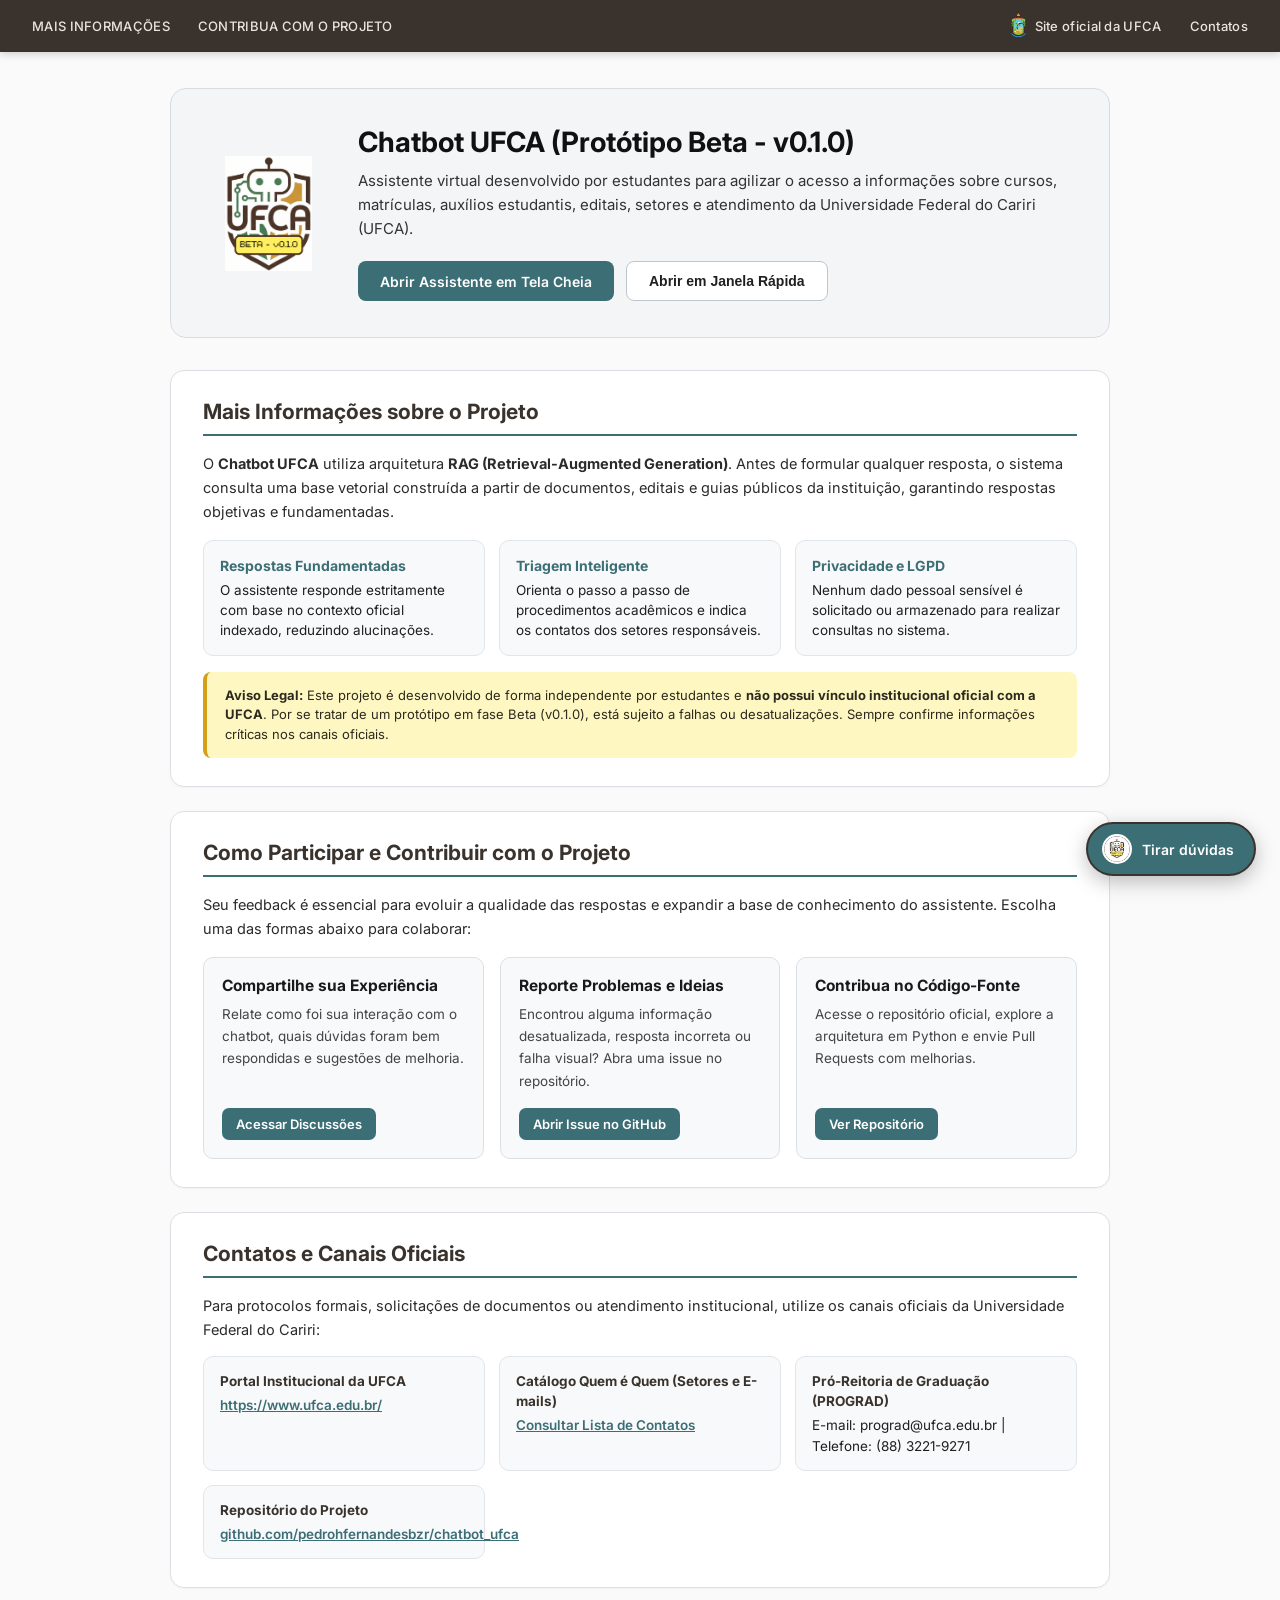
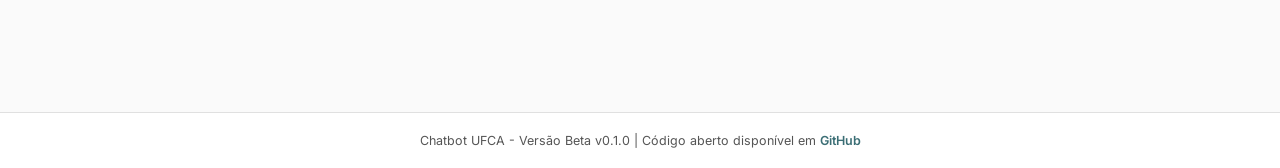
<file: index.html>
<!DOCTYPE html>
<html lang="pt-BR">
<head>
    <meta charset="UTF-8">
    <meta name="viewport" content="width=device-width, initial-scale=1.0">
    <title>Chatbot UFCA - Assistente Virtual Institucional</title>
    <link rel="icon" href="assets/logo_chatbot_ufca_beta.png">
    <link rel="preconnect" href="https://fonts.googleapis.com">
    <link rel="preconnect" href="https://fonts.gstatic.com" crossorigin>
    <link href="https://fonts.googleapis.com/css2?family=Inter:wght@400;500;600;700&display=swap" rel="stylesheet">
    <style>
        * {
            box-sizing: border-box;
            margin: 0;
            padding: 0;
        }

        html {
            scroll-behavior: smooth;
            font-family: 'Inter', -apple-system, BlinkMacSystemFont, sans-serif;
            color: #1F1F1F;
            background-color: #FAFAFA;
        }

        /* Barra Superior Fixa */
        .topbar {
            position: sticky;
            top: 0;
            height: 52px;
            background-color: #3A332D;
            color: #EAE4DC;
            display: flex;
            align-items: center;
            justify-content: space-between;
            padding: 0 32px;
            z-index: 1000;
            box-shadow: 0 2px 8px rgba(0, 0, 0, 0.18);
            font-size: 13px;
        }

        .topbar-group {
            display: flex;
            align-items: center;
            gap: 28px;
        }

        .topbar a {
            color: #EAE4DC;
            text-decoration: none;
            font-weight: 500;
            letter-spacing: 0.3px;
            display: inline-flex;
            align-items: center;
            gap: 8px;
            transition: color 0.2s ease;
        }

        .topbar a:hover {
            color: #F2C94C;
        }

        .topbar img {
            height: 26px;
            width: auto;
        }

        /* Container Principal */
        .container {
            max-width: 980px;
            margin: 0 auto;
            padding: 36px 20px 100px 20px;
        }

        /* Hero Section */
        .hero {
            background-color: #F4F5F6;
            border: 1px solid #D8DCE0;
            border-radius: 16px;
            padding: 36px 40px;
            display: flex;
            align-items: center;
            gap: 32px;
            margin-bottom: 32px;
        }

        .hero-logo {
            width: 115px;
            height: 115px;
            object-fit: contain;
            flex-shrink: 0;
        }

        .hero-content h1 {
            font-size: 28px;
            font-weight: 700;
            color: #111111;
            margin-bottom: 10px;
        }

        .hero-content p {
            font-size: 15px;
            line-height: 1.6;
            color: #333333;
            margin-bottom: 20px;
        }

        .hero-actions {
            display: flex;
            flex-wrap: wrap;
            gap: 12px;
        }

        .btn-primary {
            background-color: #3B6E75;
            color: #FFFFFF;
            text-decoration: none;
            font-weight: 600;
            font-size: 14px;
            padding: 11px 22px;
            border-radius: 8px;
            border: none;
            cursor: pointer;
            display: inline-flex;
            align-items: center;
            gap: 8px;
            transition: background-color 0.2s ease;
        }

        .btn-primary:hover {
            background-color: #2E585E;
        }

        .btn-secondary {
            background-color: #FFFFFF;
            color: #1F1F1F;
            text-decoration: none;
            font-weight: 600;
            font-size: 14px;
            padding: 11px 22px;
            border-radius: 8px;
            border: 1px solid #BFC5CC;
            cursor: pointer;
            transition: all 0.2s ease;
        }

        .btn-secondary:hover {
            border-color: #3B6E75;
            background-color: #EEF5F6;
        }

        /* Seções da Homepage */
        .section-card {
            scroll-margin-top: 76px;
            background-color: #FFFFFF;
            border: 1px solid #DCE0E4;
            border-radius: 14px;
            padding: 28px 32px;
            margin-bottom: 24px;
            box-shadow: 0 1px 3px rgba(0, 0, 0, 0.03);
        }

        .section-card h2 {
            font-size: 21px;
            font-weight: 700;
            color: #3A332D;
            border-bottom: 2px solid #3B6E75;
            padding-bottom: 10px;
            margin-bottom: 16px;
        }

        .section-card p {
            font-size: 14.5px;
            line-height: 1.65;
            color: #2B2B2B;
            margin-bottom: 14px;
        }

        .features-list {
            list-style: none;
            display: grid;
            grid-template-columns: repeat(auto-fit, minmax(260px, 1fr));
            gap: 14px;
            margin: 16px 0;
        }

        .features-list li {
            background-color: #F8F9FA;
            border: 1px solid #E2E6EA;
            border-radius: 10px;
            padding: 14px 16px;
            font-size: 13.5px;
            line-height: 1.5;
        }

        .features-list strong {
            display: block;
            color: #3B6E75;
            font-size: 14px;
            margin-bottom: 4px;
        }

        .disclaimer-banner {
            background-color: #FFF7C2;
            border-left: 4px solid #D4A017;
            border-radius: 8px;
            padding: 14px 18px;
            font-size: 13px;
            line-height: 1.5;
            color: #2C2A1E;
            margin-top: 12px;
        }

        /* Cards de Contribuição */
        .cards-grid {
            display: grid;
            grid-template-columns: repeat(auto-fit, minmax(260px, 1fr));
            gap: 16px;
            margin-top: 16px;
        }

        .action-card {
            background-color: #F8F9FA;
            border: 1px solid #DCE0E4;
            border-radius: 10px;
            padding: 18px;
            display: flex;
            flex-direction: column;
            justify-content: space-between;
        }

        .action-card h3 {
            font-size: 15.5px;
            font-weight: 700;
            color: #1A1A1A;
            margin-bottom: 8px;
        }

        .action-card p {
            font-size: 13.5px;
            color: #444444;
            margin-bottom: 16px;
        }

        .action-card a {
            align-self: flex-start;
            background-color: #3B6E75;
            color: #FFFFFF;
            text-decoration: none;
            font-size: 13px;
            font-weight: 600;
            padding: 8px 14px;
            border-radius: 7px;
            transition: background-color 0.2s ease;
        }

        .action-card a:hover {
            background-color: #2E585E;
        }

        /* Contatos */
        .contacts-grid {
            display: grid;
            grid-template-columns: repeat(auto-fit, minmax(280px, 1fr));
            gap: 14px;
            margin-top: 14px;
        }

        .contact-item {
            background-color: #F8F9FA;
            border: 1px solid #E2E6EA;
            border-radius: 10px;
            padding: 14px 16px;
            font-size: 13.5px;
            line-height: 1.5;
        }

        .contact-item strong {
            display: block;
            color: #3A332D;
            margin-bottom: 4px;
        }

        .contact-item a {
            color: #3B6E75;
            font-weight: 600;
            text-decoration: underline;
        }

        /* Rodapé da Página */
        .page-footer {
            text-align: center;
            font-size: 12.5px;
            color: #555555;
            padding: 20px;
            border-top: 1px solid #E0E0E0;
            background-color: #FFFFFF;
        }

        .page-footer a {
            color: #3B6E75;
            text-decoration: none;
            font-weight: 600;
        }

        /* Botão Flutuante (Widget Launcher) */
        .chat-widget-launcher {
            position: fixed;
            bottom: 24px;
            right: 24px;
            background-color: #3B6E75;
            color: #FFFFFF;
            border: 2px solid #3A332D;
            border-radius: 50px;
            padding: 10px 20px 10px 14px;
            font-family: inherit;
            font-size: 14px;
            font-weight: 600;
            cursor: pointer;
            display: flex;
            align-items: center;
            gap: 10px;
            box-shadow: 0 6px 20px rgba(0, 0, 0, 0.25);
            z-index: 9999;
            transition: transform 0.2s ease, background-color 0.2s ease;
        }

        .chat-widget-launcher:hover {
            background-color: #2E585E;
            transform: translateY(-2px);
        }

        .chat-widget-launcher img {
            width: 30px;
            height: 30px;
            border-radius: 50%;
            background-color: #FFFFFF;
            padding: 2px;
            object-fit: contain;
        }

        @media (max-width: 720px) {
            .topbar {
                padding: 0 14px;
                font-size: 12px;
            }
            .topbar-group {
                gap: 14px;
            }
            .hero {
                flex-direction: column;
                text-align: center;
                padding: 24px 20px;
            }
            .hero-actions {
                justify-content: center;
            }
        }
    </style>
</head>
<body>

    <!-- Barra Superior -->
    <header class="topbar">
        <div class="topbar-group">
            <a href="#mais-informacoes">MAIS INFORMAÇÕES</a>
            <a href="#como-participar">CONTRIBUA COM O PROJETO</a>
        </div>
        <div class="topbar-group">
            <a href="https://www.ufca.edu.br/" target="_blank">
                <img src="assets/brasao_ufca.png" alt="Brasão UFCA">
                <span>Site oficial da UFCA</span>
            </a>
            <a href="#contatos">Contatos</a>
        </div>
    </header>

    <main class="container">
        <!-- Apresentação Principal -->
        <section class="hero">
            <img class="hero-logo" src="assets/logo_chatbot_ufca_beta.png" alt="Logo Chatbot UFCA">
            <div class="hero-content">
                <h1>Chatbot UFCA (Protótipo Beta - v0.1.0)</h1>
                <p>
                    Assistente virtual desenvolvido por estudantes para agilizar o acesso a informações sobre cursos,
                    matrículas, auxílios estudantis, editais, setores e atendimento da Universidade Federal do Cariri (UFCA).
                </p>
                <div class="hero-actions">
                    <a class="btn-primary" href="https://chatbot-ufca.streamlit.app/" target="_blank">
                        Abrir Assistente em Tela Cheia
                    </a>
                    <button class="btn-secondary" id="btnAbrirWidgetHero">
                        Abrir em Janela Rápida
                    </button>
                </div>
            </div>
        </section>

        <!-- Seção 1: Mais Informações -->
        <section class="section-card" id="mais-informacoes">
            <h2>Mais Informações sobre o Projeto</h2>
            <p>
                O <strong>Chatbot UFCA</strong> utiliza arquitetura <strong>RAG (Retrieval-Augmented Generation)</strong>.
                Antes de formular qualquer resposta, o sistema consulta uma base vetorial construída a partir de documentos,
                editais e guias públicos da instituição, garantindo respostas objetivas e fundamentadas.
            </p>
            <ul class="features-list">
                <li>
                    <strong>Respostas Fundamentadas</strong>
                    O assistente responde estritamente com base no contexto oficial indexado, reduzindo alucinações.
                </li>
                <li>
                    <strong>Triagem Inteligente</strong>
                    Orienta o passo a passo de procedimentos acadêmicos e indica os contatos dos setores responsáveis.
                </li>
                <li>
                    <strong>Privacidade e LGPD</strong>
                    Nenhum dado pessoal sensível é solicitado ou armazenado para realizar consultas no sistema.
                </li>
            </ul>
            <div class="disclaimer-banner">
                <strong>Aviso Legal:</strong> Este projeto é desenvolvido de forma independente por estudantes e
                <strong>não possui vínculo institucional oficial com a UFCA</strong>. Por se tratar de um protótipo em fase
                Beta (v0.1.0), está sujeito a falhas ou desatualizações. Sempre confirme informações críticas nos canais oficiais.
            </div>
        </section>

        <!-- Seção 2: Como Participar / Contribua -->
        <section class="section-card" id="como-participar">
            <h2>Como Participar e Contribuir com o Projeto</h2>
            <p>
                Seu feedback é essencial para evoluir a qualidade das respostas e expandir a base de conhecimento do assistente.
                Escolha uma das formas abaixo para colaborar:
            </p>
            <div class="cards-grid">
                <div class="action-card">
                    <div>
                        <h3>Compartilhe sua Experiência</h3>
                        <p>Relate como foi sua interação com o chatbot, quais dúvidas foram bem respondidas e sugestões de melhoria.</p>
                    </div>
                    <a href="https://github.com/pedrohfernandesbzr/chatbot_ufca/discussions" target="_blank">Acessar Discussões</a>
                </div>
                <div class="action-card">
                    <div>
                        <h3>Reporte Problemas e Ideias</h3>
                        <p>Encontrou alguma informação desatualizada, resposta incorreta ou falha visual? Abra uma issue no repositório.</p>
                    </div>
                    <a href="https://github.com/pedrohfernandesbzr/chatbot_ufca/issues" target="_blank">Abrir Issue no GitHub</a>
                </div>
                <div class="action-card">
                    <div>
                        <h3>Contribua no Código-Fonte</h3>
                        <p>Acesse o repositório oficial, explore a arquitetura em Python e envie Pull Requests com melhorias.</p>
                    </div>
                    <a href="https://github.com/pedrohfernandesbzr/chatbot_ufca" target="_blank">Ver Repositório</a>
                </div>
            </div>
        </section>

        <!-- Seção 3: Contatos -->
        <section class="section-card" id="contatos">
            <h2>Contatos e Canais Oficiais</h2>
            <p>
                Para protocolos formais, solicitações de documentos ou atendimento institucional, utilize os canais oficiais
                da Universidade Federal do Cariri:
            </p>
            <div class="contacts-grid">
                <div class="contact-item">
                    <strong>Portal Institucional da UFCA</strong>
                    <a href="https://www.ufca.edu.br/" target="_blank">https://www.ufca.edu.br/</a>
                </div>
                <div class="contact-item">
                    <strong>Catálogo Quem é Quem (Setores e E-mails)</strong>
                    <a href="https://www.ufca.edu.br/instituicao/administrativo/acesso-a-informacao/institucional/quem-e-quem/" target="_blank">Consultar Lista de Contatos</a>
                </div>
                <div class="contact-item">
                    <strong>Pró-Reitoria de Graduação (PROGRAD)</strong>
                    E-mail: prograd@ufca.edu.br | Telefone: (88) 3221-9271
                </div>
                <div class="contact-item">
                    <strong>Repositório do Projeto</strong>
                    <a href="https://github.com/pedrohfernandesbzr/chatbot_ufca" target="_blank">github.com/pedrohfernandesbzr/chatbot_ufca</a>
                </div>
            </div>
        </section>
    </main>

    <footer class="page-footer">
        Chatbot UFCA - Versão Beta v0.1.0 | Código aberto disponível em
        <a href="https://github.com/pedrohfernandesbzr/chatbot_ufca" target="_blank">GitHub</a>
    </footer>

    <!-- Botão Flutuante do Chat -->
    <button class="chat-widget-launcher" id="btnWidgetLauncher" title="Abrir Assistente Virtual">
        <img src="assets/icone_sms_chatbot_ufca_beta.png" alt="Chat">
        <span>Tirar dúvidas</span>
    </button>

    <script>
        const URL_STREAMLIT = "https://chatbot-ufca.streamlit.app/";

        function abrirJanelaChat() {
            const largura = 440;
            const altura = 660;
            const esquerda = Math.max(0, window.screen.width - largura - 30);
            const topo = Math.max(0, window.screen.height - altura - 90);

            const popup = window.open(
                URL_STREAMLIT,
                "ChatbotUFCA",
                `width=${largura},height=${altura},left=${esquerda},top=${topo},resizable=yes,scrollbars=yes`
            );

            if (!popup || popup.closed || typeof popup.closed === "undefined") {
                window.open(URL_STREAMLIT, "_blank");
            }
        }

        document.getElementById("btnWidgetLauncher").addEventListener("click", abrirJanelaChat);
        document.getElementById("btnAbrirWidgetHero").addEventListener("click", abrirJanelaChat);
    </script>
</body>
</html>
</file>
